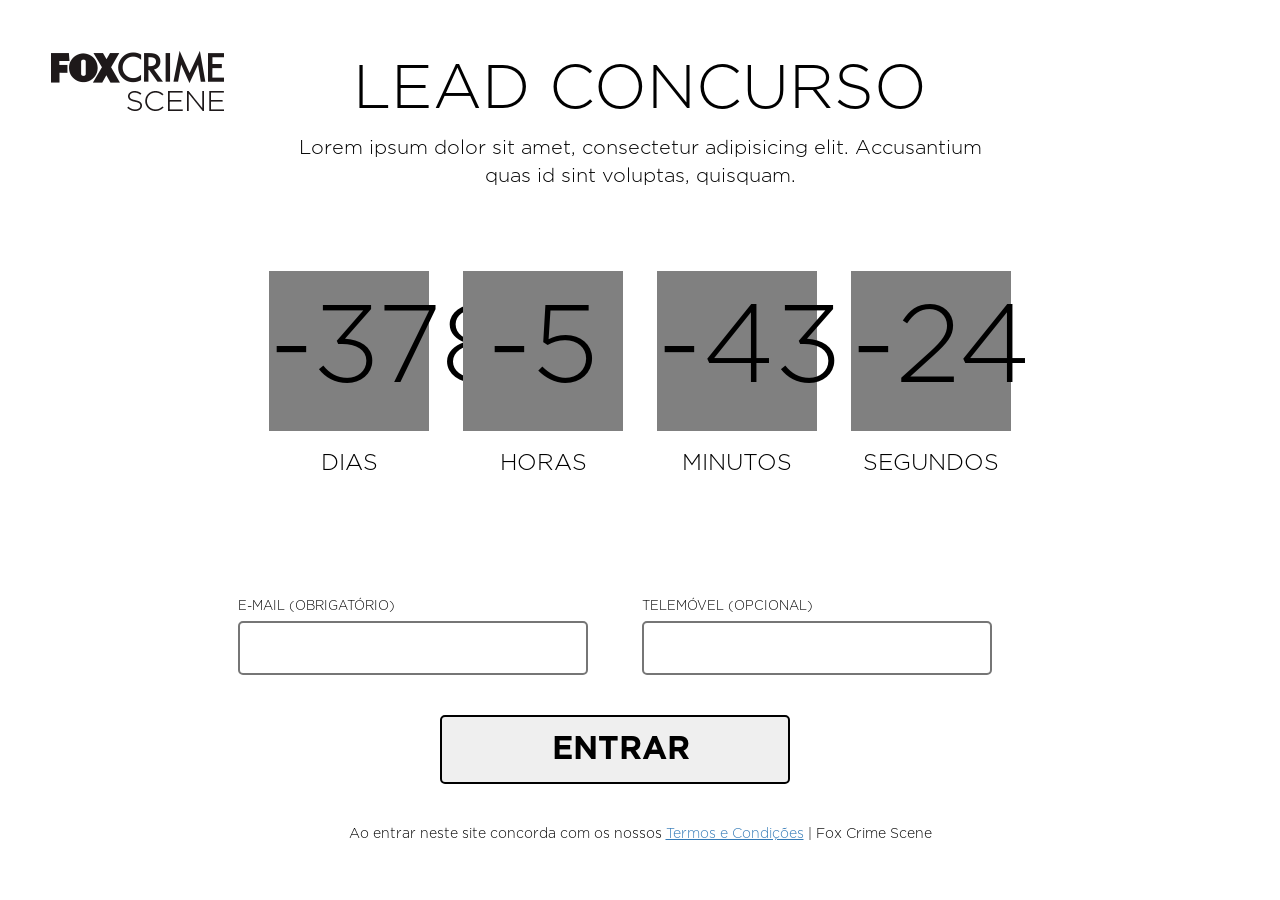
<file: index.html>
<!doctype html>
<html class="no-js" lang="pt">

<head>
    <meta charset="utf-8">
    <meta http-equiv="X-UA-Compatible" content="IE=edge">
    <meta name="viewport" content="width=device-width, initial-scale=1, user-scalable=no">
    <meta name="description" content="Studio Tagus" />
    <meta name="robots" content="index, follow" />
    <meta name="revisit-after" content="1 month">
    <title>Studio Tagus</title>
    <meta name="description" content="Studio Tagus - Web Development Studio based in Lisbon, PT." />
    <meta name="keywords" content="Studio, Tagus, Web, Development, html, css, javascript, jquery, template, wordpress, design" />
    <meta name="robots" content="index, follow" />
    <meta name="revisit-after" content="1 month">
    <!--FACEBOOK -->
    <meta property="og:title" content="" />
    <meta property="og:url" content="" />
    <meta property="og:image" content="" />
    <meta property="og:locale" content="pt_PT" />
    <meta property="og:site_name" content="" />
    <meta property="og:description" content="" />
    <!--FAVICON-->
    <link rel="shortcut icon" href="images/icon.ico" />
    <link rel="icon" type="image/ico" href="" />
    <!--STYLE-->
    <link rel="stylesheet" type="text/css" href="css/main.css">
    <!--SLICK-->
    <link rel="stylesheet" href="css/vendor/slick.css">
    <link rel="stylesheet" href="css/vendor/slick-theme.css">
    <!--BOOTSTRAP-->
    <link rel="stylesheet" type="text/css" href="css/vendor/bootstrap.min.css">
    <!--Font awesome-->
    <link rel="stylesheet" href="https://maxcdn.bootstrapcdn.com/font-awesome/4.6.3/css/font-awesome.min.css">
    <!--animate.css-->
    <link rel="stylesheet" href="http://s.mlcdn.co/animate.css">


    <script>
        (function (i, s, o, g, r, a, m) {
            i['GoogleAnalyticsObject'] = r;
            i[r] = i[r] || function () {
                (i[r].q = i[r].q || []).push(arguments)
            }, i[r].l = 1 * new Date();
            a = s.createElement(o)
                , m = s.getElementsByTagName(o)[0];
            a.async = 1;
            a.src = g;
            m.parentNode.insertBefore(a, m)
        })(window, document, 'script', 'https://www.google-analytics.com/analytics.js', 'ga');

        ga('create', 'UA-79825632-1', 'auto');
        ga('send', 'pageview');
    </script>
</head>

<body class="single">

    <header class="container-fluid">
        <div class="row">
            <a href="#"><img src="images/logo.png" alt="Logo da Fox Crime"></a>
        </div>
    </header>

    <div class="container">
        <section class="title">
            <h1>Lead Concurso</h1>
            <h2>Lorem ipsum dolor sit amet, consectetur adipisicing elit. Accusantium quas id sint voluptas, quisquam.</h2>
        </section>
    </div>

    <div class="container">
        <div class="time-block">
            <div>
                <div id="days" class="block">
                    <p></p>
                    <span>Dias</span>
                </div>

                <div id="hours" class="block">
                    <p></p>
                    <span>Horas</span>
                </div>

                <div id="minutes" class="block">
                    <p></p>
                    <span>Minutos</span>
                </div>

                <div id="seconds" class="block">
                    <p></p>
                    <span>Segundos</span>
                </div>
            </div>

        </div>
    </div>

    <div class="container">
        <form name="contact_form" class="form-join" action="" method="" enctype="text/plain">
            <div>
                <label for="email">E-mail (obrigatório)</label>
                <input type="email" name="email" id="email" required>
            </div>

            <div>
                <label for="phone">Telemóvel (opcional)</label>
                <input type="text" name="phone" id="phone" required>
            </div>

            <div>
                <input type="submit" class="btn-accent" id="submit_btn" value="Entrar">
            </div>
        </form>
    </div>

    <div class="container">
        <footer>
            <p>Ao entrar neste site concorda com os nossos <a href="#">Termos e Condições</a> | Fox Crime Scene</p>
        </footer>
    </div>

    <!--SCRIPT-->
    <script type="text/javascript" src="scripts/vendor/jquery-3.0.0.min.js"></script>
    <script src="scripts/vendor/slick.min.js"></script>
    <script src="scripts/main.js"></script>

</body>

</html>
</file>
<file: css/main.css>
*{padding:0;margin:0;box-sizing:border-box;position:relative;list-style:none}html,body{height:100%}@font-face{font-family:Gotham-Black;src:url("../fonts/Gotham/Gotham-Black.eot");src:url("../fonts/Gotham/Gotham-Black.eot?#iefix") format("embedded-opentype"),url("../fonts/Gotham/Gotham-Black.otf") format("truetype"),url("../fonts/Gotham/Gotham-Black.svg#Gotham-Black") format("svg");font-weight:normal;font-style:normal}@font-face{font-family:Gotham-Bold;src:url("../fonts/Gotham/Gotham-Bold.eot");src:url("../fonts/Gotham/Gotham-Bold.eot?#iefix") format("embedded-opentype"),url("../fonts/Gotham/Gotham-Bold.otf") format("truetype"),url("../fonts/Gotham/Gotham-Bold.svg#Gotham-Bold") format("svg");font-weight:normal;font-style:normal}@font-face{font-family:Gotham-Book;src:url("../fonts/Gotham/Gotham-Book.eot");src:url("../fonts/Gotham/Gotham-Book.eot?#iefix") format("embedded-opentype"),url("../fonts/Gotham/Gotham-Book.otf") format("truetype"),url("../fonts/Gotham/Gotham-Book.svg#Gotham-Book") format("svg");font-weight:normal;font-style:normal}@font-face{font-family:Gotham-Light;src:url("../fonts/Gotham/Gotham-Light.eot");src:url("../fonts/Gotham/Gotham-Light.eot?#iefix") format("embedded-opentype"),url("../fonts/Gotham/Gotham-Light.otf") format("truetype"),url("../fonts/Gotham/Gotham-Light.svg#Gotham-Light") format("svg");font-weight:normal;font-style:normal}@font-face{font-family:Gotham-Medium;src:url("../fonts/Gotham/Gotham-Medium.eot");src:url("../fonts/Gotham/Gotham-Medium.eot?#iefix") format("embedded-opentype"),url("../fonts/Gotham/Gotham-Medium.otf") format("truetype"),url("../fonts/Gotham/Gotham-Medium.svg#Gotham-Medium") format("svg");font-weight:normal;font-style:normal}header{position:absolute;top:51px;left:51px}header a img{display:inline-block}.title{margin-top:45px}.title h1,.title h2{width:70%;margin:0 auto;text-align:center}.title h1{font-family:"Gotham-Light";font-size:62px;color:#000;font-weight:normal;text-transform:uppercase}.title h2{font-family:"Gotham-Light";font-size:20px;color:#000;font-weight:normal;width:60%}.time-block{width:90%;margin:80px auto}.time-block div{text-align:center}.time-block div .block{display:inline-block;width:160px;height:160px;margin:0 15px;text-align:center;background:gray}.time-block div .block *{font-family:"Gotham-Light";font-size:129px;color:#000;font-weight:normal;text-transform:uppercase}.time-block div .block p{font-size:110px;text-align:center;margin-bottom:20px}.time-block div .block span{font-size:23px}.form-join{width:100%;display:inline-block;text-align:center;margin:40px 0}.form-join div{text-align:left;width:400px;display:inline-block}.form-join label,.form-join input{width:100%}.form-join label{font-family:"Gotham-Light";font-size:13px;color:#000;font-weight:normal;text-transform:uppercase}.form-join input{width:350px;border-radius:5px;line-height:50px;border-style:solid;padding-left:12px;margin-top:5px}.form-join input[type="submit"]{font-family:"Gotham-Bold";font-size:32px;color:#000;font-weight:normal;text-transform:uppercase;margin-top:40px;line-height:65px;text-align:center}footer{margin-bottom:40px}footer p{text-align:center;font-family:"Gotham-Light";font-size:14px;color:#000;font-weight:normal}footer p a{text-decoration:underline}
/*# sourceMappingURL=main.css.map */
</file>
